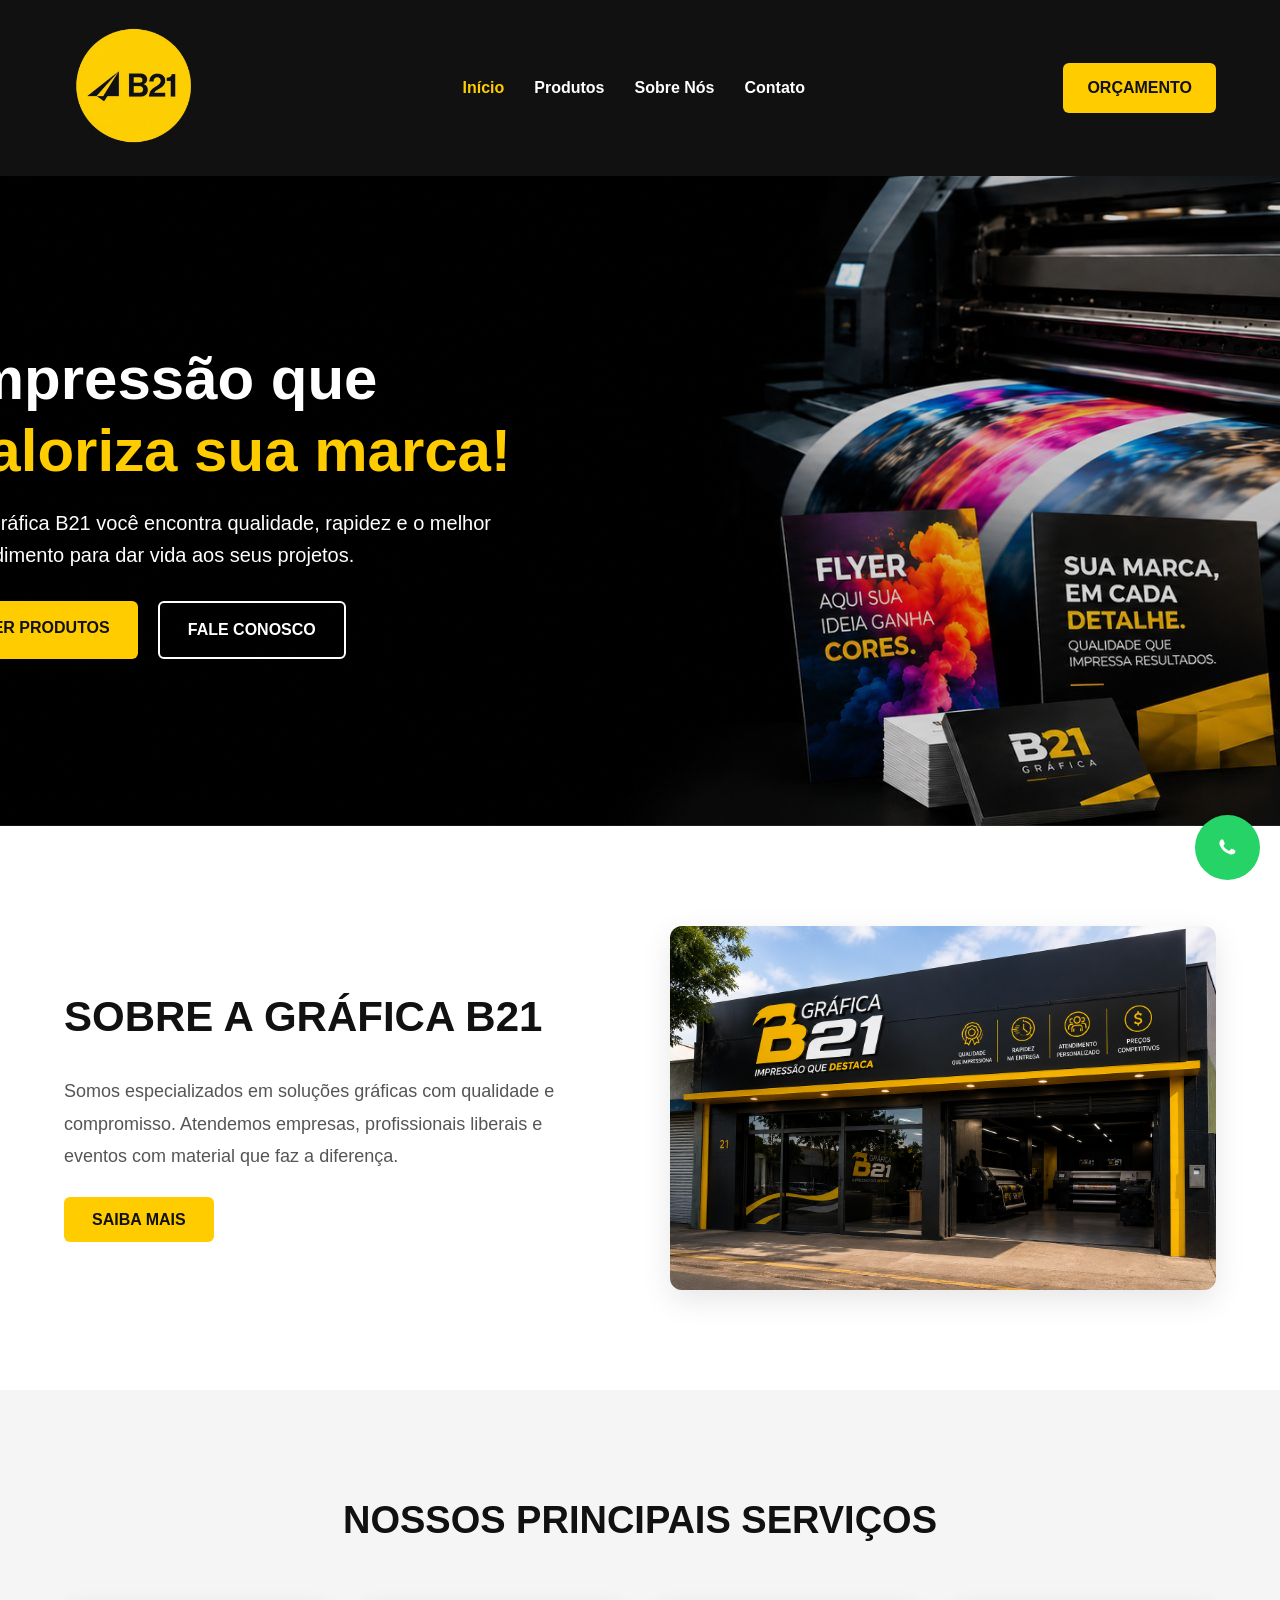
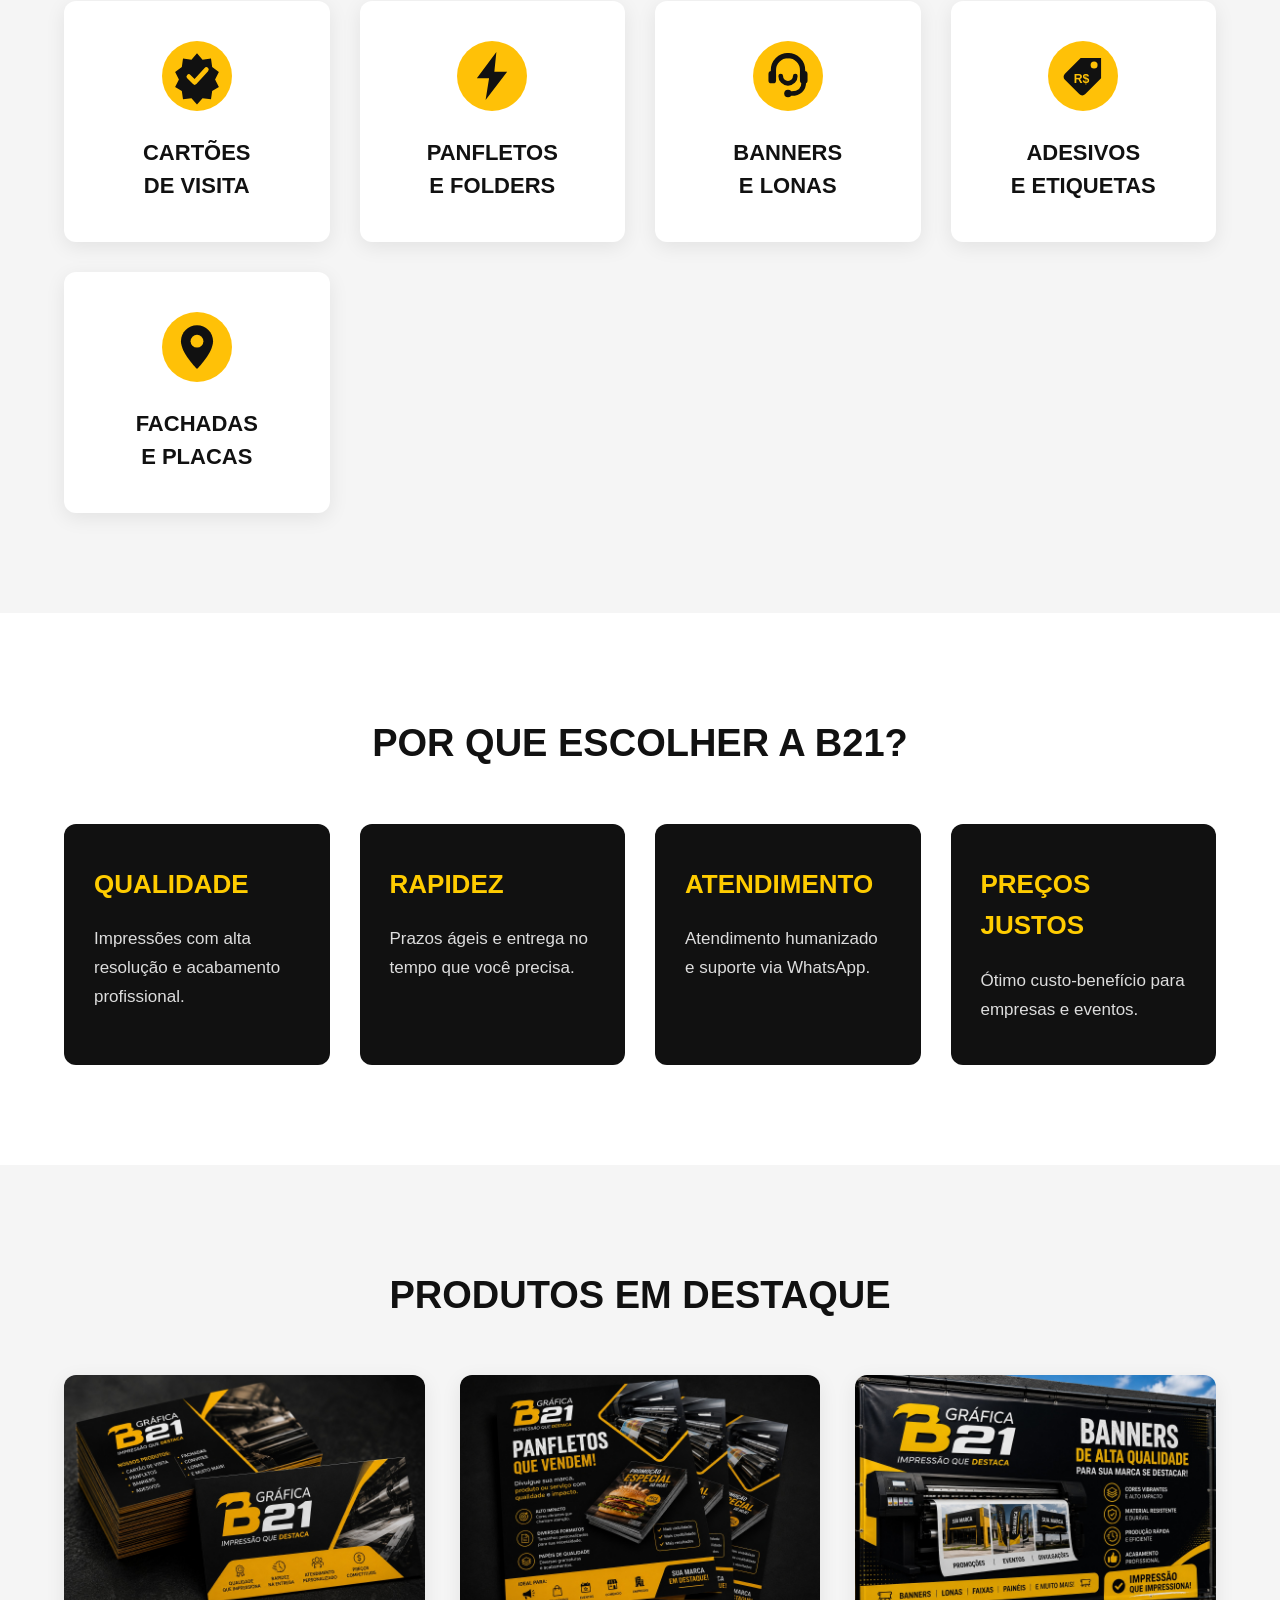
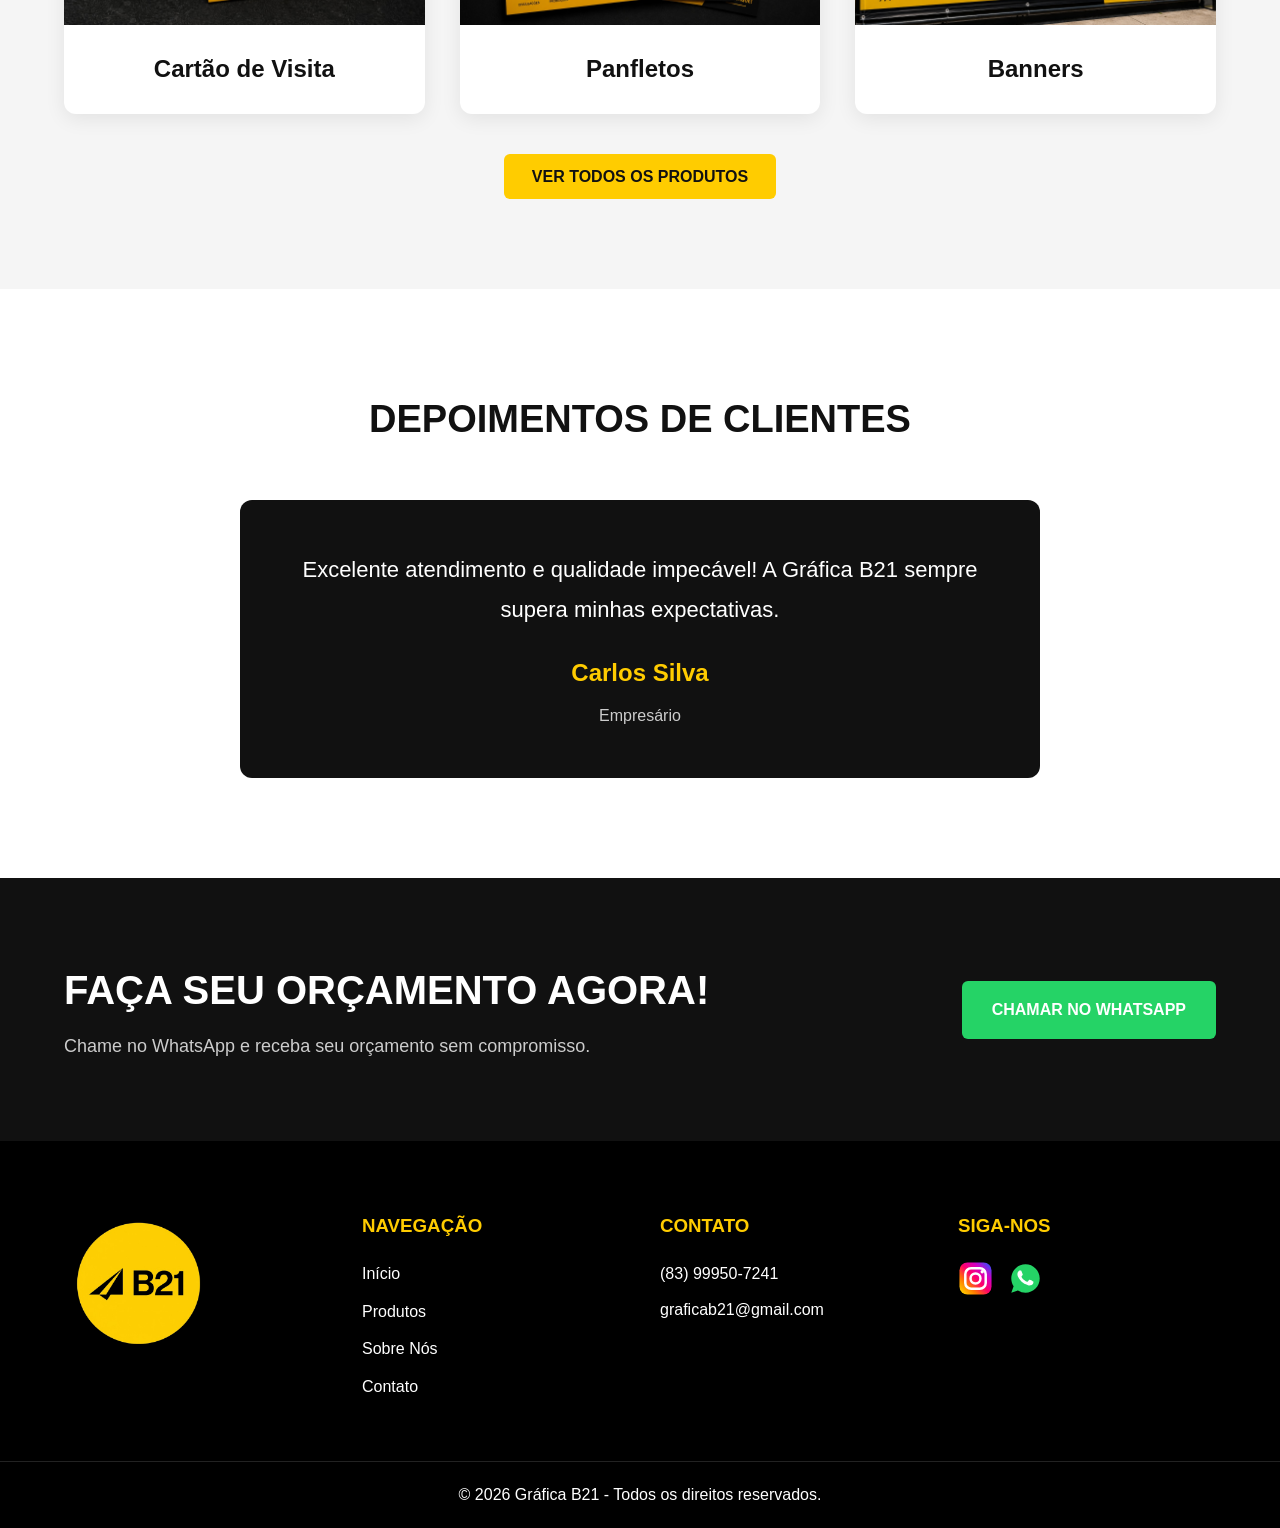
<file: index.html>
<!DOCTYPE html>
<html lang="pt-BR">
<head>
    <!-- META TAGS -->
    <meta charset="UTF-8">
    <meta name="viewport" content="width=device-width, initial-scale=1.0">

    <!-- TÍTULO -->
    <title>Gráfica B21</title>

    <!-- CSS GLOBAL -->
    <link rel="stylesheet" href="css/style.css">

    <!-- CSS HOME -->
    <link rel="stylesheet" href="css/home.css">
</head>

<body>

    <!-- ========================= -->
    <!-- HEADER -->
    <!-- ========================= -->
    <header class="header">

        <div class="container header-container">

            <!-- LOGO -->
            <a href="index.html" class="logo">
                <img src="assets/img/logo/logo-b21.png" alt="Logo Gráfica B21">
            </a>

            <!-- MENU -->
            <nav class="navbar">
                <ul class="nav-list">
                    <li><a href="index.html" class="active">Início</a></li>
                    <li><a href="produtos.html">Produtos</a></li>
                    <li><a href="#sobre">Sobre Nós</a></li>
                    <li><a href="contato.html">Contato</a></li>
                </ul>
            </nav>

            <!-- BOTÃO -->
            <a href="https://wa.me/5583999507241" target="_blank" class="btn-orcamento">
                ORÇAMENTO
            </a>

        </div>

    </header>

    <!-- ========================= -->
    <!-- HERO -->
    <!-- ========================= -->
    <section class="hero">

        <div class="hero-overlay"></div>

        <div class="container hero-container">

            <div class="hero-content">

                <h1>
                    Impressão que <br>
                    <span>valoriza sua marca!</span>
                </h1>

                <p>
                    Na Gráfica B21 você encontra qualidade,
                    rapidez e o melhor atendimento para
                    dar vida aos seus projetos.
                </p>

                <div class="hero-buttons">

                    <a href="produtos.html" class="btn-primary">
                        VER PRODUTOS
                    </a>

                    <a href="https://wa.me/5583999507241" target="_blank" class="btn-secondary">
                        FALE CONOSCO
                    </a>

                </div>

            </div>

        </div>

    </section>

    <!-- ========================= -->
    <!-- SOBRE -->
    <!-- ========================= -->
    <section class="sobre" id="sobre">

        <div class="container sobre-container">

            <!-- TEXTO -->
            <div class="sobre-texto">

                <h2>SOBRE A GRÁFICA B21</h2>

                <p>
                    Somos especializados em soluções gráficas
                    com qualidade e compromisso.
                    Atendemos empresas, profissionais liberais
                    e eventos com material que faz a diferença.
                </p>

                <a href="contato.html" class="btn-primary">
                    SAIBA MAIS
                </a>

            </div>

            <!-- IMAGEM -->
            <div class="sobre-imagem">

                <img src="assets/img/institucional/fachada-b21.jpg"
                    alt="Fachada da Gráfica B21">

            </div>

        </div>

    </section>

    <!-- ========================= -->
    <!-- SERVIÇOS -->
    <!-- ========================= -->
    <section class="servicos">

        <div class="container">

            <div class="section-title">
                <h2>NOSSOS PRINCIPAIS SERVIÇOS</h2>
            </div>

            <div class="servicos-grid">

                <!-- ITEM -->
                <div class="servico-card">

                    <img src="assets/img/icones/qualidade.svg"
                        alt="Cartões de Visita">

                    <h3>CARTÕES <br> DE VISITA</h3>

                </div>

                <!-- ITEM -->
                <div class="servico-card">

                    <img src="assets/img/icones/rapidez.svg"
                        alt="Panfletos">

                    <h3>PANFLETOS <br> E FOLDERS</h3>

                </div>

                <!-- ITEM -->
                <div class="servico-card">

                    <img src="assets/img/icones/atendimento.svg"
                        alt="Banners">

                    <h3>BANNERS <br> E LONAS</h3>

                </div>

                <!-- ITEM -->
                <div class="servico-card">

                    <img src="assets/img/icones/preco.svg"
                        alt="Adesivos">

                    <h3>ADESIVOS <br> E ETIQUETAS</h3>

                </div>

                <!-- ITEM -->
                <div class="servico-card">

                    <img src="assets/img/icones/localizacao.svg"
                        alt="Fachadas">

                    <h3>FACHADAS <br> E PLACAS</h3>

                </div>

            </div>

        </div>

    </section>

    <!-- ========================= -->
    <!-- DIFERENCIAIS -->
    <!-- ========================= -->
    <section class="diferenciais">

        <div class="container">

            <div class="section-title">
                <h2>POR QUE ESCOLHER A B21?</h2>
            </div>

            <div class="diferenciais-grid">

                <!-- ITEM -->
                <div class="diferencial-card">

                    <h3>QUALIDADE</h3>

                    <p>
                        Impressões com alta resolução
                        e acabamento profissional.
                    </p>

                </div>

                <!-- ITEM -->
                <div class="diferencial-card">

                    <h3>RAPIDEZ</h3>

                    <p>
                        Prazos ágeis e entrega
                        no tempo que você precisa.
                    </p>

                </div>

                <!-- ITEM -->
                <div class="diferencial-card">

                    <h3>ATENDIMENTO</h3>

                    <p>
                        Atendimento humanizado
                        e suporte via WhatsApp.
                    </p>

                </div>

                <!-- ITEM -->
                <div class="diferencial-card">

                    <h3>PREÇOS JUSTOS</h3>

                    <p>
                        Ótimo custo-benefício
                        para empresas e eventos.
                    </p>

                </div>

            </div>

        </div>

    </section>

    <!-- ========================= -->
    <!-- PRODUTOS -->
    <!-- ========================= -->
    <section class="produtos-destaque">

        <div class="container">

            <div class="section-title">
                <h2>PRODUTOS EM DESTAQUE</h2>
            </div>

            <div class="produtos-grid">

                <!-- PRODUTO -->
                <div class="produto-card">

                    <img src="assets/img/produtos/cartao-visita.jpg"
                        alt="Cartão de Visita">

                    <h3>Cartão de Visita</h3>

                </div>

                <!-- PRODUTO -->
                <div class="produto-card">

                    <img src="assets/img/produtos/panfletos.jpg"
                        alt="Panfletos">

                    <h3>Panfletos</h3>

                </div>

                <!-- PRODUTO -->
                <div class="produto-card">

                    <img src="assets/img/produtos/banners.jpg"
                        alt="Banners">

                    <h3>Banners</h3>

                </div>

            </div>

            <div class="center-button">

                <a href="produtos.html" class="btn-primary">
                    VER TODOS OS PRODUTOS
                </a>

            </div>

        </div>

    </section>

    <!-- ========================= -->
    <!-- DEPOIMENTOS -->
    <!-- ========================= -->
    <section class="depoimentos">

        <div class="container">

            <div class="section-title">
                <h2>DEPOIMENTOS DE CLIENTES</h2>
            </div>

            <div class="depoimento-card">

                <p>
                    Excelente atendimento e qualidade impecável!
                    A Gráfica B21 sempre supera minhas expectativas.
                </p>

                <h4>Carlos Silva</h4>

                <span>Empresário</span>

            </div>

        </div>

    </section>

    <!-- ========================= -->
    <!-- CTA -->
    <!-- ========================= -->
    <section class="cta">

        <div class="container cta-container">

            <div class="cta-text">

                <h2>FAÇA SEU ORÇAMENTO AGORA!</h2>

                <p>
                    Chame no WhatsApp e receba
                    seu orçamento sem compromisso.
                </p>

            </div>

            <a href="https://wa.me/5583999507241"
                target="_blank"
                class="btn-whatsapp">

                CHAMAR NO WHATSAPP

            </a>

        </div>

    </section>

    <!-- ========================= -->
    <!-- FOOTER -->
    <!-- ========================= -->
    <footer class="footer">

        <div class="container footer-container">

            <!-- LOGO -->
            <div class="footer-logo">

                <img src="assets/img/logo/logo-b21.png"
                    alt="Logo B21">

            </div>

            <!-- NAVEGAÇÃO -->
            <div class="footer-links">

                <h3>NAVEGAÇÃO</h3>

                <ul>
                    <li><a href="index.html">Início</a></li>
                    <li><a href="produtos.html">Produtos</a></li>
                    <li><a href="#sobre">Sobre Nós</a></li>
                    <li><a href="contato.html">Contato</a></li>
                </ul>

            </div>

            <!-- CONTATO -->
            <div class="footer-contato">

                <h3>CONTATO</h3>

                <p>(83) 99950-7241</p>
                <p>graficab21@gmail.com</p>

            </div>

            <!-- REDES -->
            <div class="footer-redes">

                <h3>SIGA-NOS</h3>

                <div class="social-icons">

                    <a href="#">
                        <img src="assets/img/icones/instagram.svg"
                            alt="Instagram">
                    </a>

                    <a href="#">
                        <img src="assets/img/icones/whatsapp.svg"
                            alt="WhatsApp">
                    </a>

                </div>

            </div>

        </div>

        <!-- COPYRIGHT -->
        <div class="footer-copy">

            <p>
                © 2026 Gráfica B21 - Todos os direitos reservados.
            </p>

        </div>

    </footer>

    <!-- BOTÃO FLUTUANTE -->
    <a href="https://wa.me/5583999507241"
        class="whatsapp-float"
        target="_blank">

        <img src="assets/img/icones/whatsapp.svg"
            alt="WhatsApp">

    </a>

    <!-- JS -->
    <script src="js/main.js"></script>

</body>
</html>
</file>
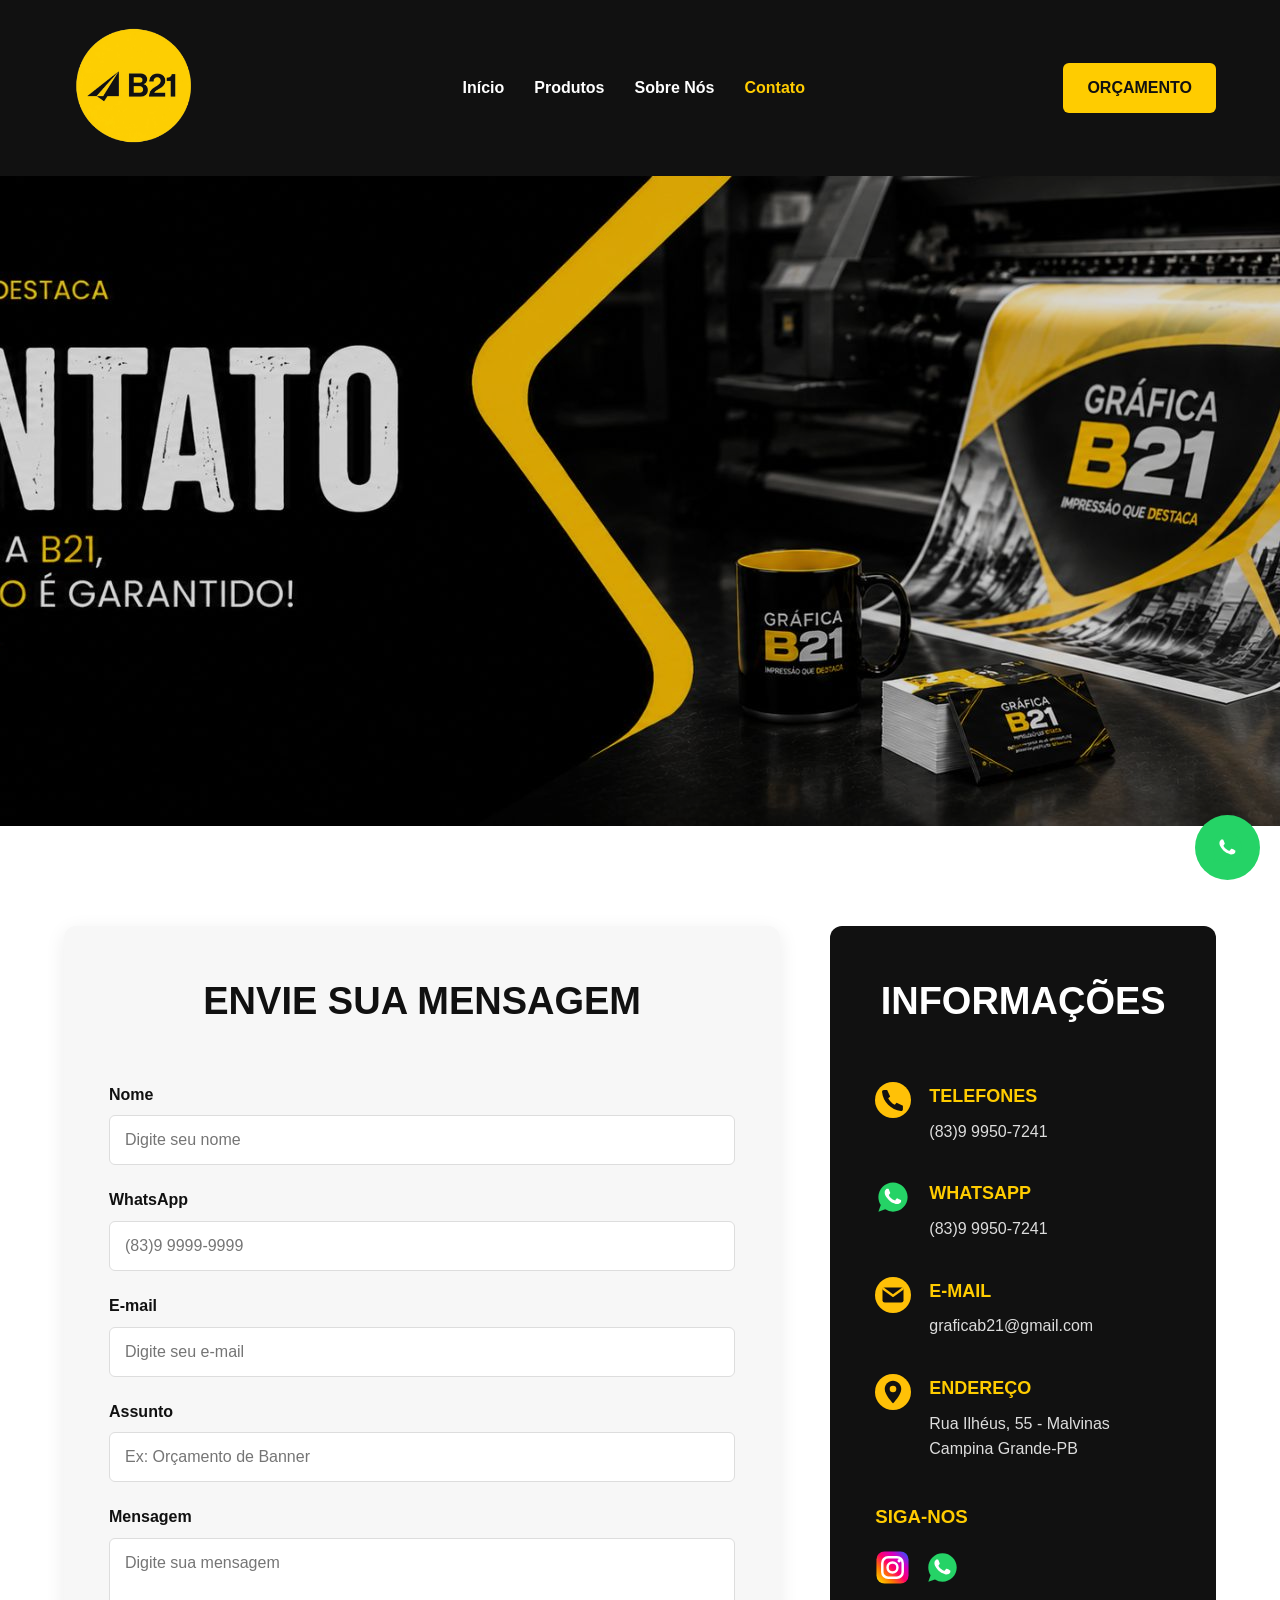
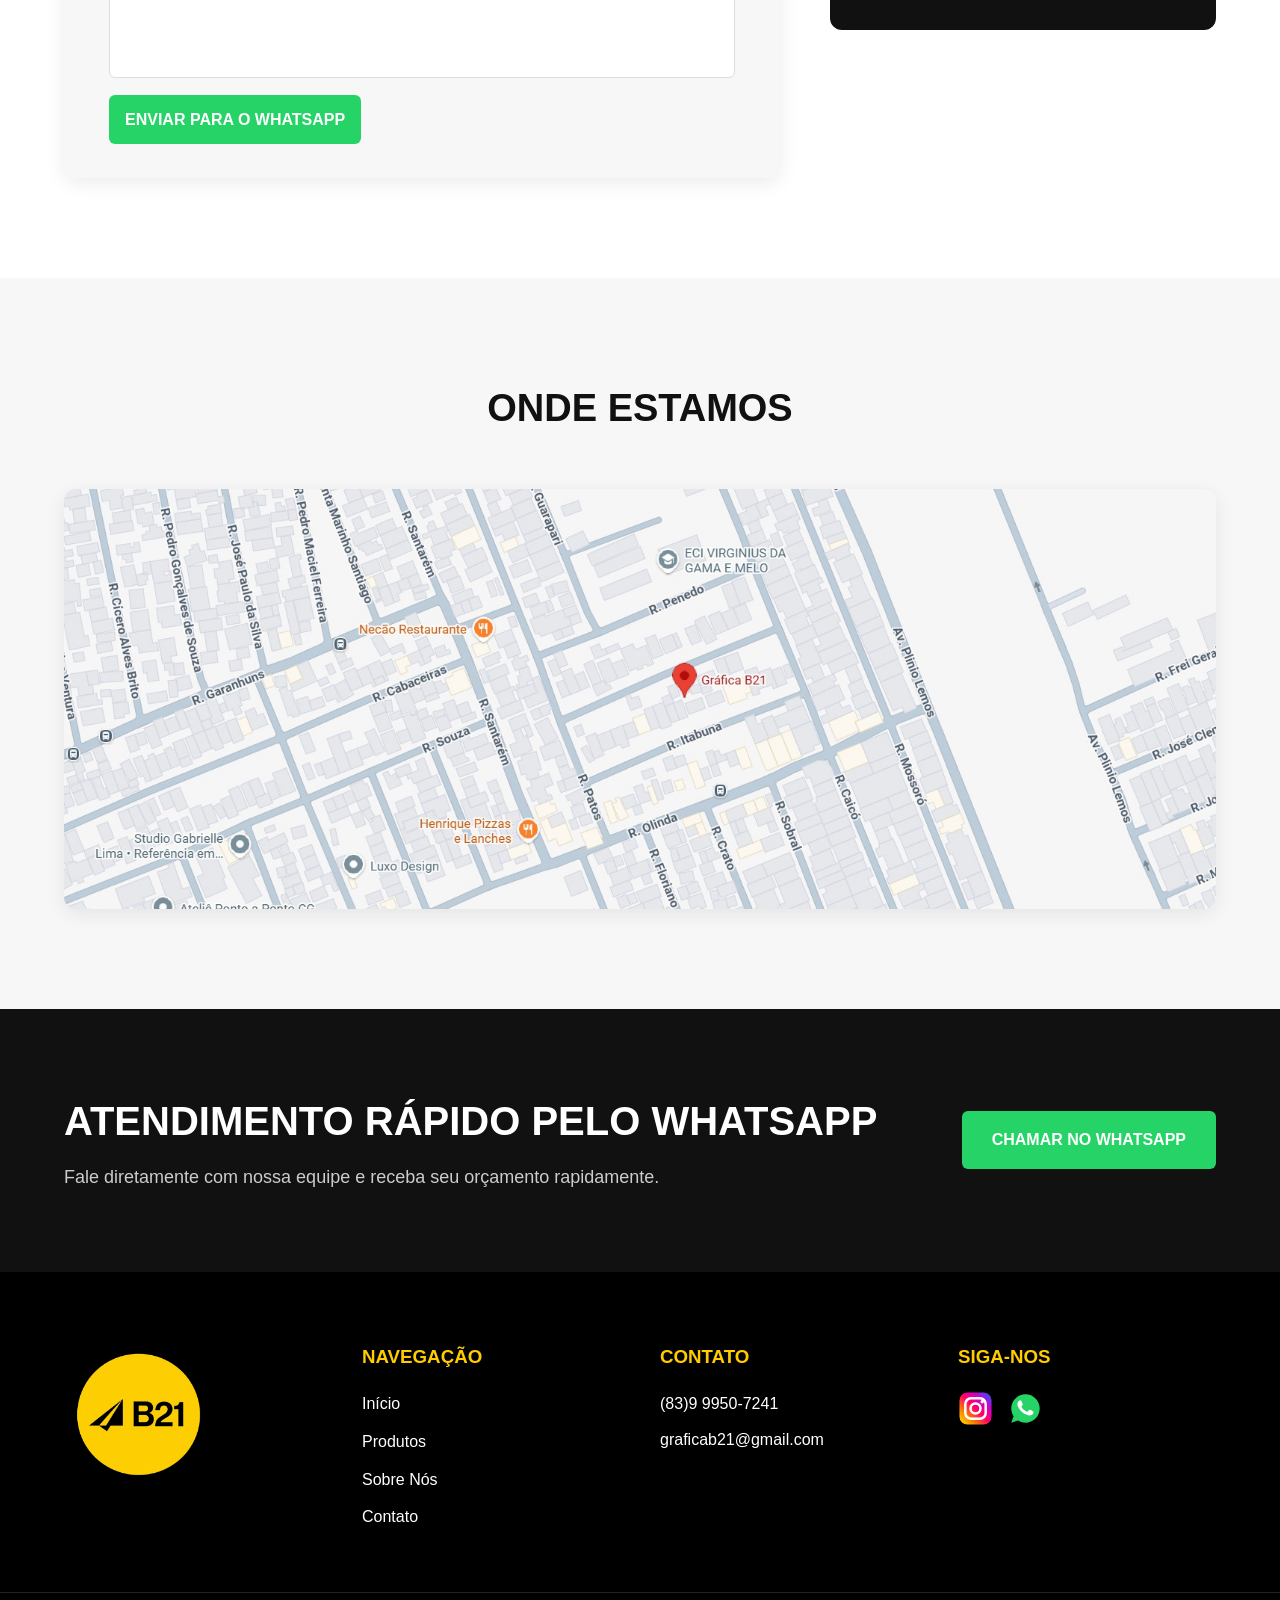
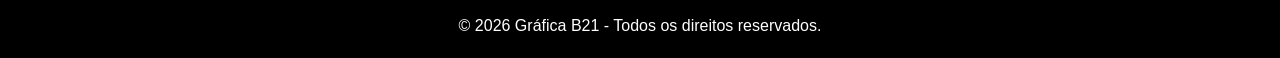
<file: contato.html>
<!DOCTYPE html>
<html lang="pt-BR">

<head>

    <!-- META TAGS -->
    <meta charset="UTF-8">
    <meta name="viewport" content="width=device-width, initial-scale=1.0">

    <!-- TÍTULO -->
    <title>Contato | Gráfica B21</title>

    <!-- CSS GLOBAL -->
    <link rel="stylesheet" href="css/style.css">

    <!-- CSS CONTATO -->
    <link rel="stylesheet" href="css/contato.css">

</head>

<body>

    <!-- ========================= -->
    <!-- HEADER -->
    <!-- ========================= -->
    <header class="header">

        <div class="container header-container">

            <!-- LOGO -->
            <a href="index.html" class="logo">

                <img src="assets/img/logo/logo-b21.png"
                    alt="Logo Gráfica B21">

            </a>

            <!-- MENU -->
            <nav class="navbar">

                <ul class="nav-list">

                    <li><a href="index.html">Início</a></li>

                    <li><a href="produtos.html">Produtos</a></li>

                    <li><a href="index.html#sobre">Sobre Nós</a></li>

                    <li><a href="contato.html" class="active">Contato</a></li>

                </ul>

            </nav>

            <!-- BOTÃO -->
            <a href="https://wa.me/5583999507241"
                target="_blank"
                class="btn-orcamento">

                ORÇAMENTO

            </a>

        </div>

    </header>

    <!-- ========================= -->
    <!-- HERO -->
    <!-- ========================= -->
    <section class="hero-contato">

        <div class="hero-overlay"></div>

        <div class="container hero-container">

            <div class="hero-content">

              
            </div>

        </div>

    </section>

    <!-- ========================= -->
    <!-- CONTATO -->
    <!-- ========================= -->
    <section class="contato">

        <div class="container contato-container">

            <!-- FORMULÁRIO -->
            <div class="formulario-box">

                <div class="section-title">

                    <h2>ENVIE SUA MENSAGEM</h2>

                </div>

                <form id="formContato">

                    <!-- NOME -->
                    <div class="input-group">

                        <label for="nome">Nome</label>

                        <input type="text"
                            id="nome"
                            name="nome"
                            placeholder="Digite seu nome"
                            required>

                    </div>

                    <!-- TELEFONE -->
                    <div class="input-group">

                        <label for="telefone">WhatsApp</label>

                        <input type="tel"
                            id="telefone"
                            name="telefone"
                            placeholder="(83)9 9999-9999"
                            required>

                    </div>

                    <!-- EMAIL -->
                    <div class="input-group">

                        <label for="email">E-mail</label>

                        <input type="email"
                            id="email"
                            name="email"
                            placeholder="Digite seu e-mail">

                    </div>

                    <!-- ASSUNTO -->
                    <div class="input-group">

                        <label for="assunto">Assunto</label>

                        <input type="text"
                            id="assunto"
                            name="assunto"
                            placeholder="Ex: Orçamento de Banner"
                            required>

                    </div>

                    <!-- MENSAGEM -->
                    <div class="input-group">

                        <label for="mensagem">Mensagem</label>

                        <textarea id="mensagem"
                            name="mensagem"
                            rows="6"
                            placeholder="Digite sua mensagem"
                            required></textarea>

                    </div>

                    <!-- BOTÃO -->
                    <a href="https://wa.me/5583999507241"
                            target="_blank"
                            class="btn-enviar">

                        ENVIAR PARA O WHATSAPP

                    </a>

                </form>

            </div>

            <!-- INFORMAÇÕES -->
            <div class="info-box">

                <div class="section-title">

                    <h2>INFORMAÇÕES</h2>

                </div>

                <!-- ITEM -->
                <div class="info-item">

                    <img src="assets/img/icones/telefone.svg"
                        alt="Telefone">

                    <div>

                        <h3>TELEFONES</h3>

                        <p>(83)9 9950-7241</p>

                    </div>

                </div>

                <!-- ITEM -->
                <div class="info-item">

                    <img src="assets/img/icones/whatsapp.svg"
                        alt="WhatsApp">

                    <div>

                        <h3>WHATSAPP</h3>

                        <p>(83)9 9950-7241</p>

                    </div>

                </div>

                <!-- ITEM -->
                <div class="info-item">

                    <img src="assets/img/icones/email.svg"
                        alt="E-mail">

                    <div>

                        <h3>E-MAIL</h3>

                        <p>graficab21@gmail.com</p>

                    </div>

                </div>

                <!-- ITEM -->
                <div class="info-item">

                    <img src="assets/img/icones/localizacao.svg"
                        alt="Localização">

                    <div>

                        <h3>ENDEREÇO</h3>

                        <p>
                            Rua Ilhéus, 55 - Malvinas <br>
                            Campina Grande-PB
                        </p>

                    </div>

                </div>

                <!-- REDES -->
                <div class="redes-sociais">

                    <h3>SIGA-NOS</h3>

                    <div class="social-icons">

                        <a href="https://www.instagram.com/graficab21?igsh=OGF3dXhjdXE2N28=">

                            <img src="assets/img/icones/instagram.svg"
                                alt="Instagram">

                        </a>

                        <a href="https://wa.me/5583999507241">

                            <img src="assets/img/icones/whatsapp.svg"
                                alt="WhatsApp">

                        </a>

                    </div>

                </div>

            </div>

        </div>

    </section>

    <!-- ========================= -->
    <!-- MAPA -->
    <!-- ========================= -->
    <section class="mapa">

        <div class="container">

            <div class="section-title">

                <h2>ONDE ESTAMOS</h2>

            </div>

            <div class="mapa-box">

                <img src="assets/img/mapa/mapa-localizacao.jpg"
                    alt="Mapa da localização">

            </div>

        </div>

    </section>

    <!-- ========================= -->
    <!-- CTA -->
    <!-- ========================= -->
    <section class="cta">

        <div class="container cta-container">

            <div class="cta-text">

                <h2>ATENDIMENTO RÁPIDO PELO WHATSAPP</h2>

                <p>
                    Fale diretamente com nossa equipe
                    e receba seu orçamento rapidamente.
                </p>

            </div>

            <a href="https://wa.me/5583999507241"
                target="_blank"
                class="btn-whatsapp">

                CHAMAR NO WHATSAPP

            </a>

        </div>

    </section>

    <!-- ========================= -->
    <!-- FOOTER -->
    <!-- ========================= -->
    <footer class="footer">

        <div class="container footer-container">

            <!-- LOGO -->
            <div class="footer-logo">

                <img src="assets/img/logo/logo-b21.png"
                    alt="Logo B21">

            </div>

            <!-- LINKS -->
            <div class="footer-links">

                <h3>NAVEGAÇÃO</h3>

                <ul>

                    <li><a href="index.html">Início</a></li>

                    <li><a href="produtos.html">Produtos</a></li>

                    <li><a href="index.html#sobre">Sobre Nós</a></li>

                    <li><a href="contato.html">Contato</a></li>

                </ul>

            </div>

            <!-- CONTATO -->
            <div class="footer-contato">

                <h3>CONTATO</h3>

                <p>(83)9 9950-7241</p>

                <p>graficab21@gmail.com</p>

            </div>

            <!-- REDES -->
            <div class="footer-redes">

                <h3>SIGA-NOS</h3>

                <div class="social-icons">

                    <a href="https://www.instagram.com/graficab21?igsh=OGF3dXhjdXE2N28=">

                        <img src="assets/img/icones/instagram.svg"
                            alt="Instagram">

                    </a>

                    <a href="https://wa.me/5583999507241">

                        <img src="assets/img/icones/whatsapp.svg"
                            alt="WhatsApp">

                    </a>

                </div>

            </div>

        </div>

        <!-- COPYRIGHT -->
        <div class="footer-copy">

            <p>
                © 2026 Gráfica B21 - Todos os direitos reservados.
            </p>

        </div>

    </footer>

    <!-- BOTÃO FLUTUANTE -->
    <a href="https://wa.me/5583999507241"
        class="whatsapp-float"
        target="_blank">

        <img src="assets/img/icones/whatsapp.svg"
            alt="WhatsApp">

    </a>

    <!-- JS -->
    <script src="js/main.js"></script>

    <script src="js/whatsapp.js"></script>

</body>

</html>
</file>
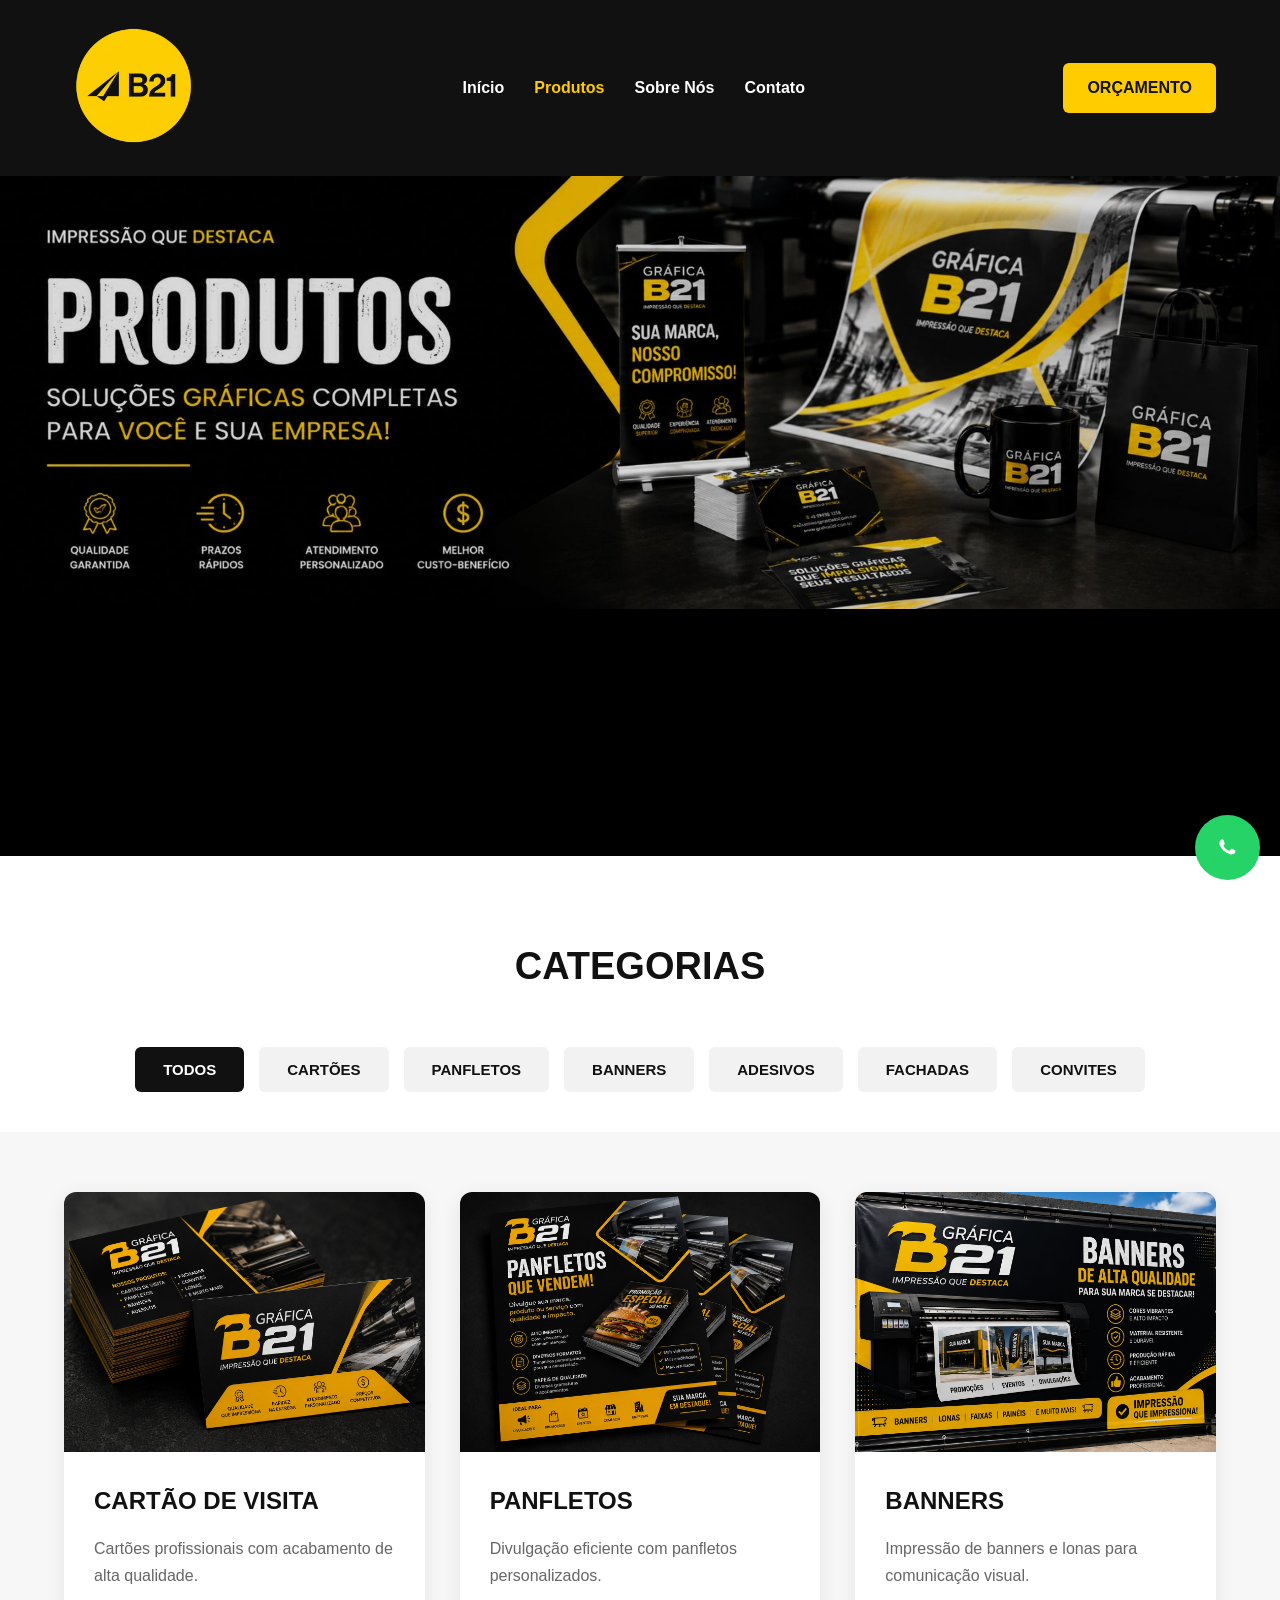
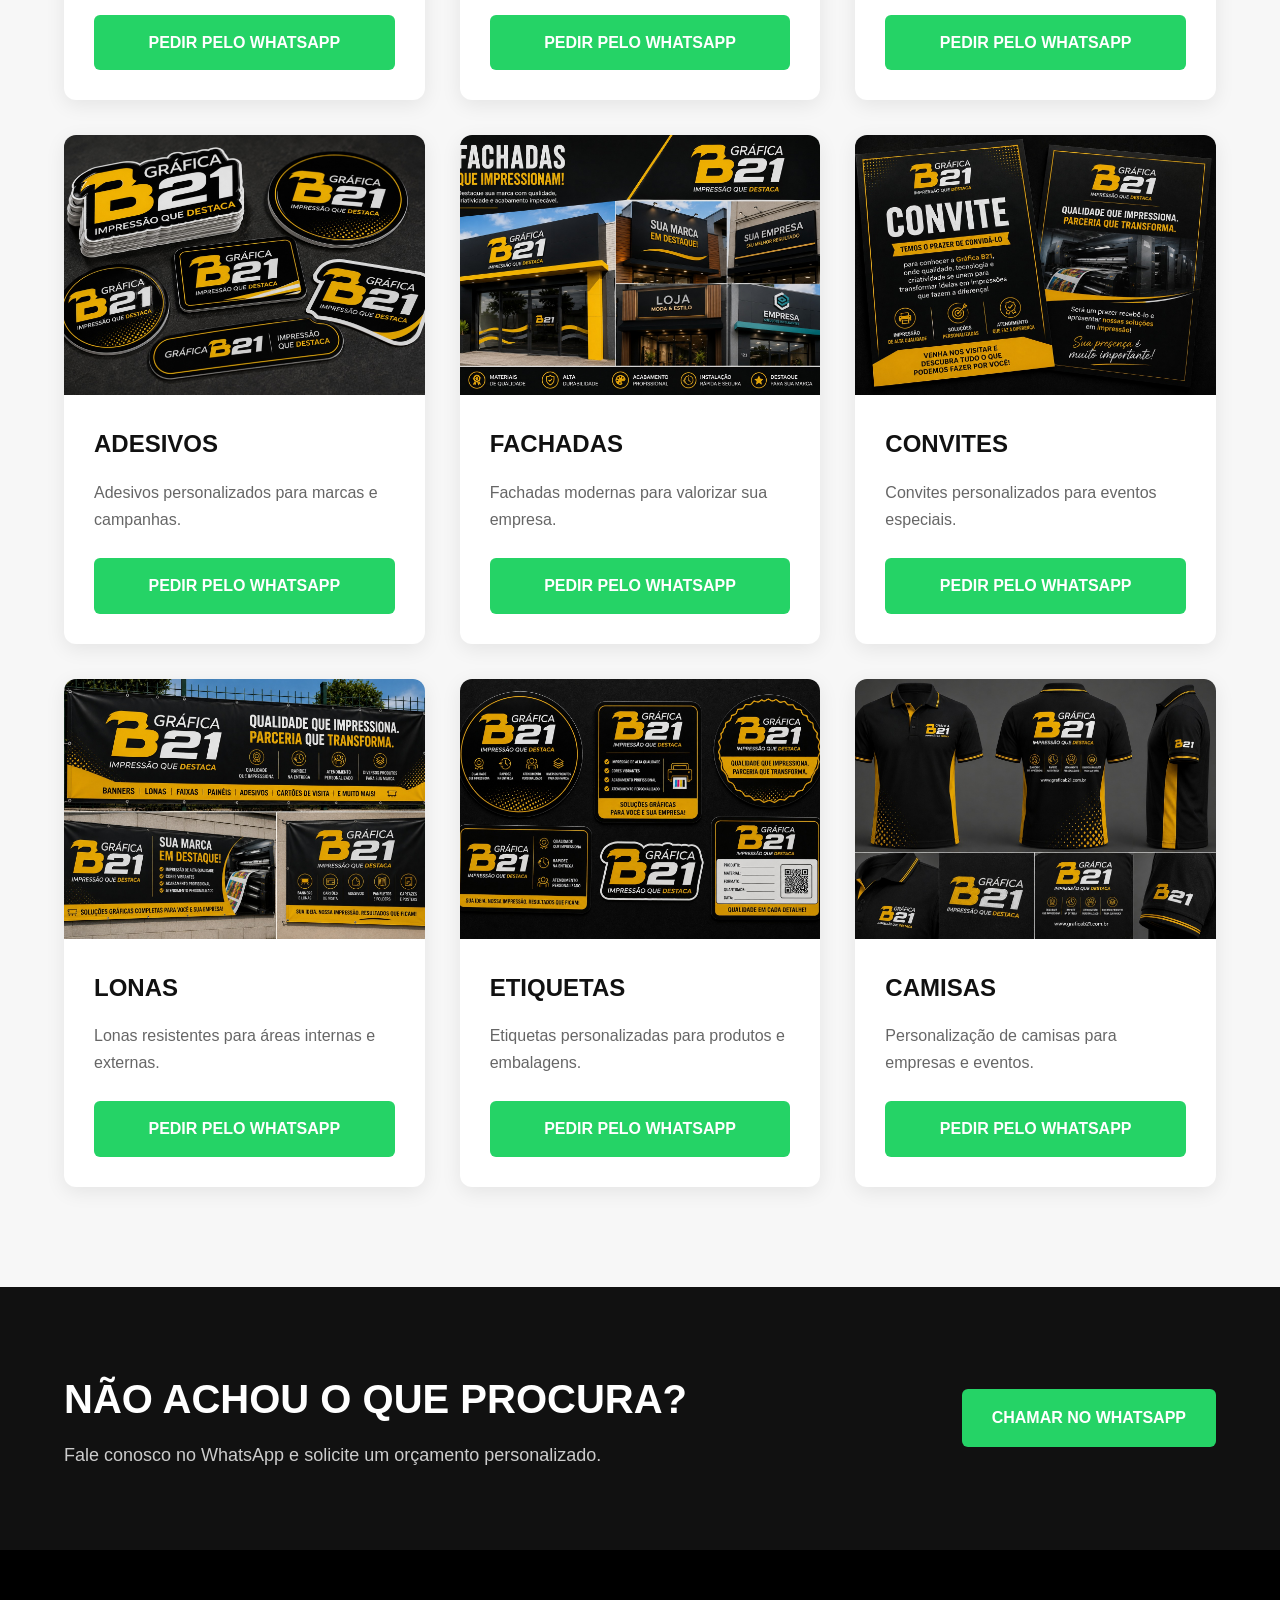
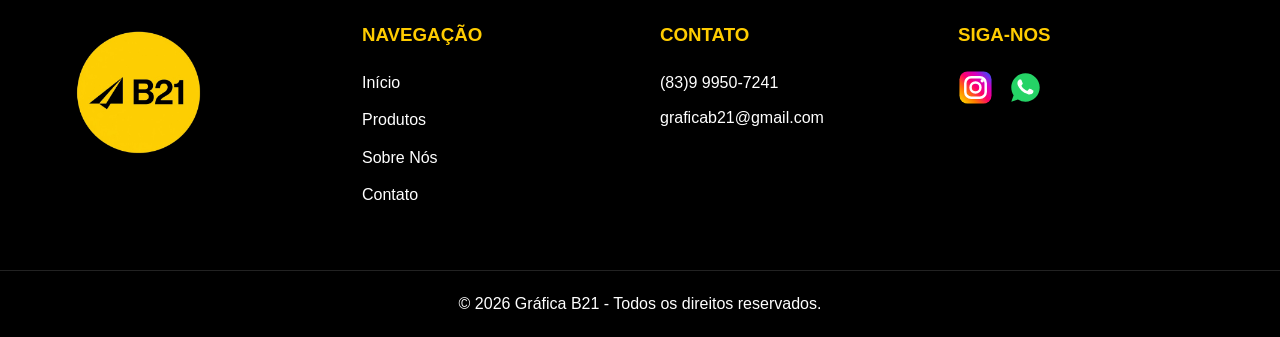
<file: produtos.html>
<!DOCTYPE html>
<html lang="pt-BR">

<head>

    <!-- META TAGS -->
    <meta charset="UTF-8">
    <meta name="viewport" content="width=device-width, initial-scale=1.0">

    <!-- TÍTULO -->
    <title>Produtos | Gráfica B21</title>

    <!-- CSS GLOBAL -->
    <link rel="stylesheet" href="css/style.css">

    <!-- CSS PRODUTOS -->
    <link rel="stylesheet" href="css/produtos.css">

</head>

<body>

    <!-- ========================= -->
    <!-- HEADER -->
    <!-- ========================= -->
    <header class="header">

        <div class="container header-container">

            <!-- LOGO -->
            <a href="index.html" class="logo">

                <img src="assets/img/logo/logo-b21.png"
                    alt="Logo Gráfica B21">

            </a>

            <!-- MENU -->
            <nav class="navbar">

                <ul class="nav-list">

                    <li><a href="index.html">Início</a></li>

                    <li><a href="produtos.html" class="active">Produtos</a></li>

                    <li><a href="index.html#sobre">Sobre Nós</a></li>

                    <li><a href="contato.html">Contato</a></li>

                </ul>

            </nav>

            <!-- BOTÃO -->
            <a href="https://wa.me/5583999507241"
                target="_blank"
                class="btn-orcamento">

                ORÇAMENTO

            </a>

        </div>

    </header>

    <!-- ========================= -->
    <!-- HERO -->
    <!-- ========================= -->
    <section class="hero-produtos">

        <div class="hero-overlay"></div>

        <div class="container hero-container">

            <div class="hero-content">

              
            </div>

        </div>

    </section>

    <!-- ========================= -->
    <!-- CATEGORIAS -->
    <!-- ========================= -->
    <section class="categorias">

        <div class="container">

            <div class="section-title">

                <h2>CATEGORIAS</h2>

            </div>

            <div class="categorias-buttons">

                <button class="categoria-btn active">TODOS</button>

                <button class="categoria-btn">CARTÕES</button>

                <button class="categoria-btn">PANFLETOS</button>

                <button class="categoria-btn">BANNERS</button>

                <button class="categoria-btn">ADESIVOS</button>

                <button class="categoria-btn">FACHADAS</button>

                <button class="categoria-btn">CONVITES</button>

            </div>

        </div>

    </section>

    <!-- ========================= -->
    <!-- PRODUTOS -->
    <!-- ========================= -->
    <section class="produtos">

        <div class="container">

            <div class="produtos-grid">

                <!-- PRODUTO -->
                <div class="produto-card">

                    <img src="assets/img/produtos/cartao-visita.jpg"
                        alt="Cartão de Visita">

                    <div class="produto-info">

                        <h3>CARTÃO DE VISITA</h3>

                        <p>
                            Cartões profissionais com
                            acabamento de alta qualidade.
                        </p>

                        <a href="https://wa.me/5583999507241?text=Olá,%20gostaria%20de%20um%20orçamento%20de%20Cartão%20de%20Visita."
                            target="_blank"
                            class="btn-produto">

                            PEDIR PELO WHATSAPP

                        </a>

                    </div>

                </div>

                <!-- PRODUTO -->
                <div class="produto-card">

                    <img src="assets/img/produtos/panfletos.jpg"
                        alt="Panfletos">

                    <div class="produto-info">

                        <h3>PANFLETOS</h3>

                        <p>
                            Divulgação eficiente com
                            panfletos personalizados.
                        </p>

                        <a href="https://wa.me/5583999507241?text=Olá,%20gostaria%20de%20um%20orçamento%20de%20Panfletos."
                            target="_blank"
                            class="btn-produto">

                            PEDIR PELO WHATSAPP

                        </a>

                    </div>

                </div>

                <!-- PRODUTO -->
                <div class="produto-card">

                    <img src="assets/img/produtos/banners.jpg"
                        alt="Banners">

                    <div class="produto-info">

                        <h3>BANNERS</h3>

                        <p>
                            Impressão de banners e lonas
                            para comunicação visual.
                        </p>

                        <a href="https://wa.me/5583999507241?text=Olá,%20gostaria%20de%20um%20orçamento%20de%20Banners."
                            target="_blank"
                            class="btn-produto">

                            PEDIR PELO WHATSAPP

                        </a>

                    </div>

                </div>

                <!-- PRODUTO -->
                <div class="produto-card">

                    <img src="assets/img/produtos/adesivos.jpg"
                        alt="Adesivos">

                    <div class="produto-info">

                        <h3>ADESIVOS</h3>

                        <p>
                            Adesivos personalizados para
                            marcas e campanhas.
                        </p>

                        <a href="https://wa.me/5583999507241?text=Olá,%20gostaria%20de%20um%20orçamento%20de%20Adesivos."
                            target="_blank"
                            class="btn-produto">

                            PEDIR PELO WHATSAPP

                        </a>

                    </div>

                </div>

                <!-- PRODUTO -->
                <div class="produto-card">

                    <img src="assets/img/produtos/fachadas.jpg"
                        alt="Fachadas">

                    <div class="produto-info">

                        <h3>FACHADAS</h3>

                        <p>
                            Fachadas modernas para valorizar
                            sua empresa.
                        </p>

                        <a href="https://wa.me/5583999507241?text=Olá,%20gostaria%20de%20um%20orçamento%20de%20Fachadas."
                            target="_blank"
                            class="btn-produto">

                            PEDIR PELO WHATSAPP

                        </a>

                    </div>

                </div>

                <!-- PRODUTO -->
                <div class="produto-card">

                    <img src="assets/img/produtos/convites.jpg"
                        alt="Convites">

                    <div class="produto-info">

                        <h3>CONVITES</h3>

                        <p>
                            Convites personalizados para
                            eventos especiais.
                        </p>

                        <a href="https://wa.me/5583999507241?text=Olá,%20gostaria%20de%20um%20orçamento%20de%20Convites."
                            target="_blank"
                            class="btn-produto">

                            PEDIR PELO WHATSAPP

                        </a>

                    </div>

                </div>

                <!-- PRODUTO -->
                <div class="produto-card">

                    <img src="assets/img/produtos/lonas.jpg"
                        alt="Lonas">

                    <div class="produto-info">

                        <h3>LONAS</h3>

                        <p>
                            Lonas resistentes para áreas
                            internas e externas.
                        </p>

                        <a href="https://wa.me/5583999507241?text=Olá,%20gostaria%20de%20um%20orçamento%20de%20Lonas."
                            target="_blank"
                            class="btn-produto">

                            PEDIR PELO WHATSAPP

                        </a>

                    </div>

                </div>

                <!-- PRODUTO -->
                <div class="produto-card">

                    <img src="assets/img/produtos/etiquetas.jpg"
                        alt="Etiquetas">

                    <div class="produto-info">

                        <h3>ETIQUETAS</h3>

                        <p>
                            Etiquetas personalizadas para
                            produtos e embalagens.
                        </p>

                        <a href="https://wa.me/5583999507241?text=Olá,%20gostaria%20de%20um%20orçamento%20de%20Etiquetas."
                            target="_blank"
                            class="btn-produto">

                            PEDIR PELO WHATSAPP

                        </a>

                    </div>

                </div>

                <!-- PRODUTO -->
                <div class="produto-card">

                    <img src="assets/img/produtos/camisas.jpg"
                        alt="Camisas">

                    <div class="produto-info">

                        <h3>CAMISAS</h3>

                        <p>
                            Personalização de camisas para
                            empresas e eventos.
                        </p>

                        <a href="https://wa.me/5583999507241?text=Olá,%20gostaria%20de%20um%20orçamento%20de%20Camisas."
                            target="_blank"
                            class="btn-produto">

                            PEDIR PELO WHATSAPP

                        </a>

                    </div>

                </div>

            </div>

        </div>

    </section>

    <!-- ========================= -->
    <!-- CTA -->
    <!-- ========================= -->
    <section class="cta">

        <div class="container cta-container">

            <div class="cta-text">

                <h2>NÃO ACHOU O QUE PROCURA?</h2>

                <p>
                    Fale conosco no WhatsApp e
                    solicite um orçamento personalizado.
                </p>

            </div>

            <a href="https://wa.me/5583999507241"
                target="_blank"
                class="btn-whatsapp">

                CHAMAR NO WHATSAPP

            </a>

        </div>

    </section>

    <!-- ========================= -->
    <!-- FOOTER -->
    <!-- ========================= -->
    <footer class="footer">

        <div class="container footer-container">

            <!-- LOGO -->
            <div class="footer-logo">

                <img src="assets/img/logo/logo-b21.png"
                    alt="Logo B21">

            </div>

            <!-- LINKS -->
            <div class="footer-links">

                <h3>NAVEGAÇÃO</h3>

                <ul>

                    <li><a href="index.html">Início</a></li>

                    <li><a href="produtos.html">Produtos</a></li>

                    <li><a href="index.html#sobre">Sobre Nós</a></li>

                    <li><a href="contato.html">Contato</a></li>

                </ul>

            </div>

            <!-- CONTATO -->
            <div class="footer-contato">

                <h3>CONTATO</h3>

                <p>(83)9 9950-7241</p>
                <p>graficab21@gmail.com</p>

            </div>

            <!-- REDES -->
            <div class="footer-redes">

                <h3>SIGA-NOS</h3>

                <div class="social-icons">

                    <a href="#">

                        <img src="assets/img/icones/instagram.svg"
                            alt="Instagram">

                    </a>

                    <a href="#">

                        <img src="assets/img/icones/whatsapp.svg"
                            alt="WhatsApp">

                    </a>

                </div>

            </div>

        </div>

        <!-- COPYRIGHT -->
        <div class="footer-copy">

            <p>
                © 2026 Gráfica B21 - Todos os direitos reservados.
            </p>

        </div>

    </footer>

    <!-- BOTÃO FLUTUANTE -->
    <a href="https://wa.me/5583999507241"
        class="whatsapp-float"
        target="_blank">

        <img src="assets/img/icones/whatsapp.svg"
            alt="WhatsApp">

    </a>

    <!-- JS -->
    <script src="js/main.js"></script>

    <script src="js/produtos.js"></script>

</body>

</html>
</file>
<file: css/style.css>
/* ========================= */
/* RESET */
/* ========================= */

* {
    margin: 0;
    padding: 0;
    box-sizing: border-box;
}

/* ========================= */
/* BODY */
/* ========================= */

body {
    font-family: Arial, Helvetica, sans-serif;
    background-color: #ffffff;
    color: #222222;
    line-height: 1.6;
}

/* ========================= */
/* CONTAINER */
/* ========================= */

.container {
    width: 90%;
    max-width: 1200px;
    margin: 0 auto;
}

/* ========================= */
/* LINKS */
/* ========================= */

a {
    text-decoration: none;
    transition: 0.3s;
}

/* ========================= */
/* IMAGENS */
/* ========================= */

img {
    max-width: 100%;
    display: block;
}

/* ========================= */
/* LISTAS */
/* ========================= */

ul {
    list-style: none;
}

/* ========================= */
/* HEADER */
/* ========================= */

.header {
    width: 100%;
    background-color: #111111;
    position: sticky;
    top: 0;
    z-index: 999;
}

/* ========================= */
/* HEADER CONTAINER */
/* ========================= */

.header-container {
    display: flex;
    align-items: center;
    justify-content: space-between;
    padding: 18px 0;
}

/* ========================= */
/* LOGO */
/* ========================= */

.logo img {
    width: 140px;
}

/* ========================= */
/* NAVBAR */
/* ========================= */

.navbar .nav-list {
    display: flex;
    align-items: center;
    gap: 30px;
}

/* ========================= */
/* LINKS MENU */
/* ========================= */

.navbar .nav-list li a {
    color: #ffffff;
    font-size: 16px;
    font-weight: bold;
    transition: 0.3s;
}

/* ========================= */
/* HOVER MENU */
/* ========================= */

.navbar .nav-list li a:hover {
    color: #ffcc00;
}

/* ========================= */
/* LINK ATIVO */
/* ========================= */

.navbar .nav-list li a.active {
    color: #ffcc00;
}

/* ========================= */
/* BOTÃO ORÇAMENTO */
/* ========================= */

.btn-orcamento {
    background-color: #ffcc00;
    color: #111111;
    padding: 12px 24px;
    border-radius: 6px;
    font-weight: bold;
    transition: 0.3s;
}

/* ========================= */
/* HOVER BOTÃO */
/* ========================= */

.btn-orcamento:hover {
    background-color: #ffffff;
}

/* ========================= */
/* HERO */
/* ========================= */

.hero,
.hero-produtos,
.hero-contato {
    position: relative;
    width: 100%;
    min-height: 650px;
    display: flex;
    align-items: center;
    background-size: contain;
    background-size: cover;
    background-position: center;
    background-repeat: no-repeat;
}

/* ========================= */
/* BANNER HOME */
/* ========================= */

.hero {
    background-image: url("../assets/img/banners/banner-home.jpg");;
}

/* ========================= */
/* BANNER PRODUTOS */
/* ========================= */

.hero-produtos {
    height: 680px;
    background-image: url("../assets/img/banners/banner-produtos.jpg");
    background-size: 100% auto;
    background-position: center top;
    background-repeat: no-repeat;
    background-color: #000;
}

/* ========================= */
/* BANNER CONTATO */
/* ========================= */

.hero-contato {
    background-image: url("../assets/img/banners/banner-contato.jpg");
}

/* ========================= */
/* OVERLAY */
/* ========================= */

.hero-overlay {
    position: absolute;
    width: 100%;
    height: 100%;
    background-color: rgba(0, 0, 0, 0.15);
}

/* ========================= */
/* HERO CONTAINER */
/* ========================= */

.hero-container {
    position: relative;
    z-index: 2;
}

/* ========================= */
/* HERO CONTENT */
/* ========================= */

.hero-content {
    max-width: 600px;
    color: #ffffff;
    margin-left: -150px;
    padding-left: 40px;
}

/* ========================= */
/* HERO TITLE */
/* ========================= */

.hero-content h1 {
    font-size: 60px;
    margin-bottom: 20px;
    line-height: 1.2;
}

/* ========================= */
/* HERO SPAN */
/* ========================= */

.hero-content h1 span {
    color: #ffcc00;
}

/* ========================= */
/* HERO PARAGRAPH */
/* ========================= */

.hero-content p {
    font-size: 20px;
    margin-bottom: 30px;
}

/* ========================= */
/* HERO BUTTONS */
/* ========================= */

.hero-buttons {
    display: flex;
    gap: 20px;
    flex-wrap: wrap;
}

/* ========================= */
/* BOTÃO PRIMARY */
/* ========================= */

.btn-primary {
    background-color: #ffcc00;
    color: #111111;
    padding: 14px 28px;
    border-radius: 6px;
    font-weight: bold;
    transition: 0.3s;
}

/* ========================= */
/* HOVER PRIMARY */
/* ========================= */

.btn-primary:hover {
    background-color: #ffffff;
}

/* ========================= */
/* BOTÃO SECONDARY */
/* ========================= */

.btn-secondary {
    border: 2px solid #ffffff;
    color: #ffffff;
    padding: 14px 28px;
    border-radius: 6px;
    font-weight: bold;
    transition: 0.3s;
}

/* ========================= */
/* HOVER SECONDARY */
/* ========================= */

.btn-secondary:hover {
    background-color: #ffffff;
    color: #111111;
}

/* ========================= */
/* SECTION TITLE */
/* ========================= */

.section-title {
    text-align: center;
    margin-bottom: 50px;
}

/* ========================= */
/* SECTION TITLE H2 */
/* ========================= */

.section-title h2 {
    font-size: 38px;
    color: #111111;
}

/* ========================= */
/* CTA */
/* ========================= */

.cta {
    background-color: #111111;
    padding: 80px 0;
}

/* ========================= */
/* CTA CONTAINER */
/* ========================= */

.cta-container {
    display: flex;
    align-items: center;
    justify-content: space-between;
    gap: 40px;
    flex-wrap: wrap;
}

/* ========================= */
/* CTA TEXT */
/* ========================= */

.cta-text h2 {
    color: #ffffff;
    font-size: 40px;
    margin-bottom: 10px;
}

/* ========================= */
/* CTA PARAGRAPH */
/* ========================= */

.cta-text p {
    color: #cccccc;
    font-size: 18px;
}

/* ========================= */
/* BOTÃO WHATSAPP */
/* ========================= */

.btn-whatsapp {
    background-color: #25d366;
    color: #ffffff;
    padding: 16px 30px;
    border-radius: 6px;
    font-weight: bold;
    transition: 0.3s;
}

/* ========================= */
/* HOVER WHATSAPP */
/* ========================= */

.btn-whatsapp:hover {
    transform: scale(1.05);
}

/* ========================= */
/* FOOTER */
/* ========================= */

.footer {
    background-color: #000000;
    color: #ffffff;
    padding-top: 70px;
}

/* ========================= */
/* FOOTER CONTAINER */
/* ========================= */

.footer-container {
    display: grid;
    grid-template-columns: repeat(auto-fit, minmax(220px, 1fr));
    gap: 40px;
}

/* ========================= */
/* FOOTER LOGO */
/* ========================= */

.footer-logo img {
    width: 150px;
}

/* ========================= */
/* FOOTER TITLES */
/* ========================= */

.footer h3 {
    margin-bottom: 20px;
    color: #ffcc00;
}

/* ========================= */
/* FOOTER LINKS */
/* ========================= */

.footer-links ul li {
    margin-bottom: 12px;
}

/* ========================= */
/* FOOTER LINKS A */
/* ========================= */

.footer-links ul li a {
    color: #ffffff;
}

/* ========================= */
/* HOVER LINKS */
/* ========================= */

.footer-links ul li a:hover {
    color: #ffcc00;
}

/* ========================= */
/* FOOTER CONTATO */
/* ========================= */

.footer-contato p {
    margin-bottom: 10px;
}

/* ========================= */
/* SOCIAL ICONS */
/* ========================= */

.social-icons {
    display: flex;
    gap: 15px;
}

/* ========================= */
/* SOCIAL ICONS IMG */
/* ========================= */

.social-icons img {
    width: 35px;
}

/* ========================= */
/* FOOTER COPY */
/* ========================= */

.footer-copy {
    text-align: center;
    border-top: 1px solid #222222;
    margin-top: 50px;
    padding: 20px 0;
}

/* ========================= */
/* WHATSAPP FLOAT */
/* ========================= */

.whatsapp-float {
    position: fixed;
    right: 20px;
    bottom: 20px;
    width: 65px;
    height: 65px;
    background-color: #25d366;
    border-radius: 50%;
    display: flex;
    align-items: center;
    justify-content: center;
    z-index: 999;
}

/* ========================= */
/* WHATSAPP FLOAT IMG */
/* ========================= */

.whatsapp-float img {
    width: 35px;
}

/* ========================= */
/* RESPONSIVO */
/* ========================= */

@media (max-width: 992px) {

    .header-container {
        flex-direction: column;
        gap: 20px;
    }

    .navbar .nav-list {
        gap: 20px;
        flex-wrap: wrap;
        justify-content: center;
    }

    .hero-content h1 {
        font-size: 42px;
    }

    .hero-content p {
        font-size: 18px;
    }

    .cta-container {
        text-align: center;
        justify-content: center;
    }

}

/* ========================= */
/* MOBILE */
/* ========================= */

@media (max-width: 768px) {

    .hero,
    .hero-produtos,
    .hero-contato {
        min-height: 420px;
    }

    .hero-content h1 {
        font-size: 34px;
    }

    .section-title h2 {
        font-size: 30px;
    }

    .btn-primary,
    .btn-secondary,
    .btn-whatsapp,
    .btn-orcamento {
        width: 100%;
        text-align: center;
    }

    .hero-buttons {
        flex-direction: column;
    }

}
</file>
<file: css/home.css>
/* ========================= */
/* SOBRE */
/* ========================= */

.sobre {
    padding: 100px 0;
    background-color: #ffffff;
}

/* ========================= */
/* SOBRE CONTAINER */
/* ========================= */

.sobre-container {
    display: flex;
    align-items: center;
    justify-content: space-between;
    gap: 60px;
    flex-wrap: wrap;
}

/* ========================= */
/* SOBRE TEXTO */
/* ========================= */

.sobre-texto {
    flex: 1;
    min-width: 320px;
}

/* ========================= */
/* SOBRE TITLE */
/* ========================= */

.sobre-texto h2 {
    font-size: 42px;
    color: #111111;
    margin-bottom: 25px;
}

/* ========================= */
/* SOBRE PARÁGRAFO */
/* ========================= */

.sobre-texto p {
    font-size: 18px;
    color: #555555;
    margin-bottom: 35px;
    line-height: 1.8;
}

/* ========================= */
/* SOBRE IMAGEM */
/* ========================= */

.sobre-imagem {
    flex: 1;
    min-width: 320px;
}

/* ========================= */
/* SOBRE IMG */
/* ========================= */

.sobre-imagem img {
    width: 100%;
    border-radius: 12px;
    object-fit: cover;
    box-shadow: 0 10px 30px rgba(0, 0, 0, 0.1);
}

/* ========================= */
/* SERVIÇOS */
/* ========================= */

.servicos {
    padding: 100px 0;
    background-color: #f5f5f5;
}

/* ========================= */
/* SERVIÇOS GRID */
/* ========================= */

.servicos-grid {
    display: grid;
    grid-template-columns: repeat(auto-fit, minmax(220px, 1fr));
    gap: 30px;
}

/* ========================= */
/* SERVIÇO CARD */
/* ========================= */

.servico-card {
    background-color: #ffffff;
    padding: 40px 25px;
    text-align: center;
    border-radius: 12px;
    transition: 0.3s;
    box-shadow: 0 5px 20px rgba(0, 0, 0, 0.08);
}

/* ========================= */
/* HOVER CARD */
/* ========================= */

.servico-card:hover {
    transform: translateY(-8px);
}

/* ========================= */
/* SERVIÇO IMG */
/* ========================= */

.servico-card img {
    width: 70px;
    margin: 0 auto 25px;
}

/* ========================= */
/* SERVIÇO TITLE */
/* ========================= */

.servico-card h3 {
    font-size: 22px;
    color: #111111;
    line-height: 1.5;
}

/* ========================= */
/* DIFERENCIAIS */
/* ========================= */

.diferenciais {
    padding: 100px 0;
    background-color: #ffffff;
}

/* ========================= */
/* DIFERENCIAIS GRID */
/* ========================= */

.diferenciais-grid {
    display: grid;
    grid-template-columns: repeat(auto-fit, minmax(250px, 1fr));
    gap: 30px;
}

/* ========================= */
/* DIFERENCIAL CARD */
/* ========================= */

.diferencial-card {
    background-color: #111111;
    padding: 40px 30px;
    border-radius: 12px;
    transition: 0.3s;
}

/* ========================= */
/* HOVER DIFERENCIAL */
/* ========================= */

.diferencial-card:hover {
    transform: translateY(-8px);
}

/* ========================= */
/* DIFERENCIAL TITLE */
/* ========================= */

.diferencial-card h3 {
    color: #ffcc00;
    font-size: 26px;
    margin-bottom: 20px;
}

/* ========================= */
/* DIFERENCIAL PARÁGRAFO */
/* ========================= */

.diferencial-card p {
    color: #dddddd;
    font-size: 17px;
    line-height: 1.7;
}

/* ========================= */
/* PRODUTOS DESTAQUE */
/* ========================= */

.produtos-destaque {
    padding: 100px 0;
    background-color: #f5f5f5;
}

/* ========================= */
/* PRODUTOS GRID */
/* ========================= */

.produtos-grid {
    display: grid;
    grid-template-columns: repeat(auto-fit, minmax(280px, 1fr));
    gap: 35px;
}

/* ========================= */
/* PRODUTO CARD */
/* ========================= */

.produto-card {
    background-color: #ffffff;
    border-radius: 12px;
    overflow: hidden;
    transition: 0.3s;
    box-shadow: 0 5px 20px rgba(0, 0, 0, 0.08);
}

/* ========================= */
/* HOVER PRODUTO */
/* ========================= */

.produto-card:hover {
    transform: translateY(-8px);
}

/* ========================= */
/* PRODUTO IMG */
/* ========================= */

.produto-card img {
    width: 100%;
    height: 250px;
    object-fit: cover;
}

/* ========================= */
/* PRODUTO TITLE */
/* ========================= */

.produto-card h3 {
    font-size: 24px;
    color: #111111;
    padding: 25px;
    text-align: center;
}

/* ========================= */
/* BOTÃO CENTRAL */
/* ========================= */

.center-button {
    text-align: center;
    margin-top: 50px;
}

/* ========================= */
/* DEPOIMENTOS */
/* ========================= */

.depoimentos {
    padding: 100px 0;
    background-color: #ffffff;
}

/* ========================= */
/* DEPOIMENTO CARD */
/* ========================= */

.depoimento-card {
    max-width: 800px;
    margin: 0 auto;
    background-color: #111111;
    padding: 50px 40px;
    border-radius: 12px;
    text-align: center;
}

/* ========================= */
/* DEPOIMENTO TEXTO */
/* ========================= */

.depoimento-card p {
    color: #ffffff;
    font-size: 22px;
    line-height: 1.8;
    margin-bottom: 25px;
}

/* ========================= */
/* DEPOIMENTO NOME */
/* ========================= */

.depoimento-card h4 {
    color: #ffcc00;
    font-size: 24px;
    margin-bottom: 10px;
}

/* ========================= */
/* DEPOIMENTO CARGO */
/* ========================= */

.depoimento-card span {
    color: #cccccc;
    font-size: 16px;
}

/* ========================= */
/* RESPONSIVO */
/* ========================= */

@media (max-width: 992px) {

    .sobre-container {
        flex-direction: column;
    }

    .sobre-texto {
        text-align: center;
    }

    .sobre-texto h2 {
        font-size: 36px;
    }

    .servico-card h3 {
        font-size: 20px;
    }

    .diferencial-card h3 {
        font-size: 24px;
    }

}

/* ========================= */
/* MOBILE */
/* ========================= */

@media (max-width: 768px) {

    .sobre,
    .servicos,
    .diferenciais,
    .produtos-destaque,
    .depoimentos {
        padding: 70px 0;
    }

    .sobre-texto h2 {
        font-size: 32px;
    }

    .sobre-texto p {
        font-size: 16px;
    }

    .depoimento-card {
        padding: 40px 25px;
    }

    .depoimento-card p {
        font-size: 18px;
    }

}
</file>
<file: css/contato.css>
/* ========================= */
/* CONTATO */
/* ========================= */

.contato {
    padding: 100px 0;
    background-color: #ffffff;
}

/* ========================= */
/* CONTATO CONTAINER */
/* ========================= */

.contato-container {
    display: grid;
    grid-template-columns: 1.3fr 0.7fr;
    gap: 50px;
    align-items: flex-start;
}

/* ========================= */
/* FORMULÁRIO BOX */
/* ========================= */

.formulario-box {
    background-color: #f7f7f7;
    padding: 45px;
    border-radius: 12px;
    box-shadow: 0 5px 20px rgba(0, 0, 0, 0.08);
}

/* ========================= */
/* INPUT GROUP */
/* ========================= */

.input-group {
    margin-bottom: 22px;
}

/* ========================= */
/* LABEL */
/* ========================= */

.input-group label {
    display: block;
    font-weight: bold;
    color: #111111;
    margin-bottom: 8px;
}

/* ========================= */
/* INPUT E TEXTAREA */
/* ========================= */

.input-group input,
.input-group textarea {
    width: 100%;
    padding: 15px;
    border: 1px solid #dddddd;
    border-radius: 6px;
    font-size: 16px;
    font-family: Arial, Helvetica, sans-serif;
    outline: none;
}

/* ========================= */
/* FOCO */
/* ========================= */

.input-group input:focus,
.input-group textarea:focus {
    border-color: #ffcc00;
}

/* ========================= */
/* TEXTAREA */
/* ========================= */

.input-group textarea {
    resize: none;
}

/* ========================= */
/* BOTÃO ENVIAR */
/* ========================= */

.btn-enviar {
    width: 100%;
    background-color: #25d366;
    color: #ffffff;
    border: none;
    padding: 16px;
    border-radius: 6px;
    font-size: 16px;
    font-weight: bold;
    cursor: pointer;
    transition: 0.3s;
}

/* ========================= */
/* HOVER BOTÃO ENVIAR */
/* ========================= */

.btn-enviar:hover {
    background-color: #1ea952;
}

/* ========================= */
/* INFO BOX */
/* ========================= */

.info-box {
    background-color: #111111;
    padding: 45px;
    border-radius: 12px;
    color: #ffffff;
}

/* ========================= */
/* INFO TITLE */
/* ========================= */

.info-box .section-title h2 {
    color: #ffffff;
}

/* ========================= */
/* INFO ITEM */
/* ========================= */

.info-item {
    display: flex;
    gap: 18px;
    margin-bottom: 30px;
}

/* ========================= */
/* INFO IMG */
/* ========================= */

.info-item img {
    width: 36px;
    height: 36px;
}

/* ========================= */
/* INFO H3 */
/* ========================= */

.info-item h3 {
    color: #ffcc00;
    font-size: 18px;
    margin-bottom: 8px;
}

/* ========================= */
/* INFO P */
/* ========================= */

.info-item p {
    color: #dddddd;
    font-size: 16px;
    margin-bottom: 5px;
}

/* ========================= */
/* REDES SOCIAIS */
/* ========================= */

.redes-sociais {
    margin-top: 35px;
}

/* ========================= */
/* REDES TITLE */
/* ========================= */

.redes-sociais h3 {
    color: #ffcc00;
    margin-bottom: 18px;
}

/* ========================= */
/* MAPA */
/* ========================= */

.mapa {
    padding: 100px 0;
    background-color: #f7f7f7;
}

/* ========================= */
/* MAPA BOX */
/* ========================= */

.mapa-box {
    border-radius: 12px;
    overflow: hidden;
    box-shadow: 0 5px 20px rgba(0, 0, 0, 0.08);
}

/* ========================= */
/* MAPA IMG */
/* ========================= */

.mapa-box img {
    width: 100%;
    height: 420px;
    object-fit: cover;
}

/* ========================= */
/* HERO CONTATO */
/* ========================= */

.hero-contato .hero-content {
    text-align: center;
    max-width: 800px;
    margin: 0 auto;
}

/* ========================= */
/* HERO TITLE */
/* ========================= */

.hero-contato .hero-content h1 {
    font-size: 60px;
    margin-bottom: 20px;
}

/* ========================= */
/* HERO PARAGRAPH */
/* ========================= */

.hero-contato .hero-content p {
    font-size: 22px;
    color: #ffffff;
}

/* ========================= */
/* RESPONSIVO */
/* ========================= */

@media (max-width: 992px) {

    .contato-container {
        grid-template-columns: 1fr;
    }

    .hero-contato .hero-content h1 {
        font-size: 48px;
    }

    .hero-contato .hero-content p {
        font-size: 20px;
    }

}

/* ========================= */
/* MOBILE */
/* ========================= */

@media (max-width: 768px) {

    .contato,
    .mapa {
        padding: 70px 0;
    }

    .formulario-box,
    .info-box {
        padding: 30px 22px;
    }

    .hero-contato .hero-content h1 {
        font-size: 38px;
    }

    .hero-contato .hero-content p {
        font-size: 18px;
    }

    .info-item {
        flex-direction: column;
        text-align: center;
        align-items: center;
    }

    .mapa-box img {
        height: 300px;
    }

}
</file>
<file: css/produtos.css>
/* ========================= */
/* CATEGORIAS */
/* ========================= */

.categorias {
    padding: 80px 0 40px;
    background-color: #ffffff;
}

/* ========================= */
/* BOTÕES CATEGORIAS */
/* ========================= */

.categorias-buttons {
    display: flex;
    justify-content: center;
    align-items: center;
    gap: 15px;
    flex-wrap: wrap;
}

/* ========================= */
/* BOTÃO CATEGORIA */
/* ========================= */

.categoria-btn {
    background-color: #f2f2f2;
    color: #111111;
    border: none;
    padding: 14px 28px;
    border-radius: 6px;
    font-size: 15px;
    font-weight: bold;
    cursor: pointer;
    transition: 0.3s;
}

/* ========================= */
/* HOVER BOTÃO */
/* ========================= */

.categoria-btn:hover {
    background-color: #ffcc00;
}

/* ========================= */
/* BOTÃO ATIVO */
/* ========================= */

.categoria-btn.active {
    background-color: #111111;
    color: #ffffff;
}

/* ========================= */
/* PRODUTOS */
/* ========================= */

.produtos {
    padding: 60px 0 100px;
    background-color: #f7f7f7;
}

/* ========================= */
/* PRODUTOS GRID */
/* ========================= */

.produtos-grid {
    display: grid;
    grid-template-columns: repeat(auto-fit, minmax(320px, 1fr));
    gap: 35px;
}

/* ========================= */
/* CARD PRODUTO */
/* ========================= */

.produto-card {
    background-color: #ffffff;
    border-radius: 12px;
    overflow: hidden;
    transition: 0.3s;
    box-shadow: 0 5px 20px rgba(0, 0, 0, 0.08);
}

/* ========================= */
/* HOVER CARD */
/* ========================= */

.produto-card:hover {
    transform: translateY(-10px);
}

/* ========================= */
/* IMAGEM PRODUTO */
/* ========================= */

.produto-card img {
    width: 100%;
    height: 260px;
    object-fit: cover;
}

/* ========================= */
/* INFO PRODUTO */
/* ========================= */

.produto-info {
    padding: 30px;
}

/* ========================= */
/* TÍTULO PRODUTO */
/* ========================= */

.produto-info h3 {
    font-size: 24px;
    color: #111111;
    margin-bottom: 15px;
}

/* ========================= */
/* TEXTO PRODUTO */
/* ========================= */

.produto-info p {
    color: #666666;
    font-size: 16px;
    line-height: 1.7;
    margin-bottom: 25px;
}

/* ========================= */
/* BOTÃO PRODUTO */
/* ========================= */

.btn-produto {
    display: inline-block;
    width: 100%;
    background-color: #25d366;
    color: #ffffff;
    text-align: center;
    padding: 15px;
    border-radius: 6px;
    font-weight: bold;
    transition: 0.3s;
}

/* ========================= */
/* HOVER BOTÃO */
/* ========================= */

.btn-produto:hover {
    background-color: #1ea952;
}

/* ========================= */
/* HERO PRODUTOS */
/* ========================= */

.hero-produtos .hero-content {
    text-align: center;
    max-width: 800px;
    margin: 0 auto;
}

/* ========================= */
/* HERO TITLE */
/* ========================= */

.hero-produtos .hero-content h1 {
    font-size: 60px;
    margin-bottom: 20px;
}

/* ========================= */
/* HERO PARAGRAPH */
/* ========================= */

.hero-produtos .hero-content p {
    font-size: 22px;
    color: #ffffff;
}

/* ========================= */
/* CTA */
/* ========================= */

.cta {
    margin-top: 0;
}

/* ========================= */
/* RESPONSIVO */
/* ========================= */

@media (max-width: 992px) {

    .hero-produtos .hero-content h1 {
        font-size: 48px;
    }

    .hero-produtos .hero-content p {
        font-size: 20px;
    }

    .produto-info h3 {
        font-size: 22px;
    }

}

/* ========================= */
/* MOBILE */
/* ========================= */

@media (max-width: 768px) {

    .categorias {
        padding: 60px 0 30px;
    }

    .produtos {
        padding: 50px 0 70px;
    }

    .hero-produtos .hero-content h1 {
        font-size: 38px;
    }

    .hero-produtos .hero-content p {
        font-size: 18px;
    }

    .categoria-btn {
        width: 100%;
    }

    .produto-card img {
        height: 220px;
    }

    .produto-info {
        padding: 25px;
    }

}
</file>
